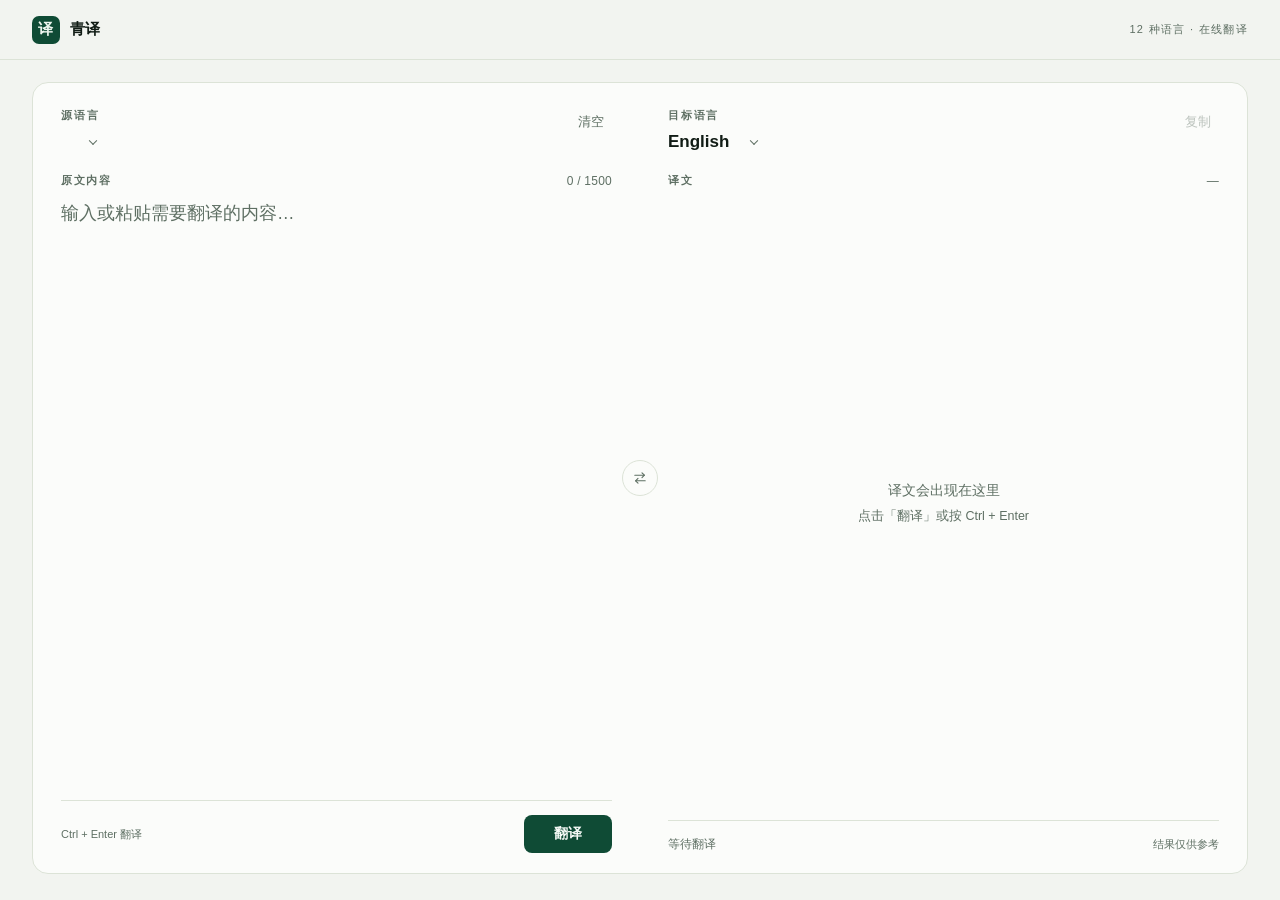
<file: translation/index.html>
<!DOCTYPE html>
<html lang="en">
<head>
    <meta charset="UTF-8">
    <meta name="viewport" content="width=device-width, initial-scale=1.0">
    <title>Document</title>
    <link rel="stylesheet" href="./style.css">
</head>
<body>

<header class="top">
  <div class="brand"><span class="mark" aria-hidden="true">译</span><span>青译</span></div>
  <span class="meta-top">12 种语言 · 在线翻译</span>
</header>

<main>
  <div class="stage">
    <section class="pane" aria-label="原文输入">
      <div class="head">
        <div class="field">
          <label for="src">源语言</label>
          <div class="select"><select id="src"></select></div>
        </div>
        <button type="button" class="ghost" id="clear">清空</button>
      </div>
      <div class="row"><label for="source-text">原文内容</label><span class="num" id="count">0 / 1500</span></div>
      <textarea id="source-text" maxlength="1500" placeholder="输入或粘贴需要翻译的内容…" spellcheck="false" autocomplete="off"></textarea>
      <div class="foot">
        <span class="hint">Ctrl + Enter 翻译</span>
        <button type="button" class="btn" id="translate">翻译</button>
      </div>
    </section>

    <button type="button" class="swap" id="swap" aria-label="交换源语言与目标语言">
      <svg viewBox="0 0 20 20" fill="none" stroke="currentColor" stroke-width="1.4" stroke-linecap="round" stroke-linejoin="round" aria-hidden="true"><path d="M3.5 6.5h12"/><path d="m12.5 3.5 3 3-3 3"/><path d="M16.5 13.5h-12"/><path d="m7.5 10.5-3 3 3 3"/></svg>
    </button>

    <section class="pane" aria-label="译文结果">
      <div class="head">
        <div class="field">
          <label for="tgt">目标语言</label>
          <div class="select"><select id="tgt"><option value="英语">English</option>
            <option value="中文">中文</option>
            <option value="日语">日本語</option>
            <option value="韩语">한국어</option>
            <option value="西班牙语">Español</option>
            <option value="法语">Français</option>
            <option value="德语">Deutsch</option></select></div>
        </div>
        <button type="button" class="ghost" id="copy" disabled>复制</button>
      </div>
      <div class="row"><span>译文</span><span class="num" id="out-count">—</span></div>
      <div class="output" aria-live="polite">
        <p class="placeholder" id="placeholder">
          <span id="ph-title">译文会出现在这里</span>
          <span class="hint" id="ph-hint">点击「翻译」或按 Ctrl + Enter</span>
        </p>
        <p class="result" id="result" hidden></p>
      </div>
      <div class="foot">
        <span class="status" id="status">等待翻译</span>
        <span class="hint">结果仅供参考</span>
      </div>
    </section>
  </div>
</main>

<div class="toast" id="toast" role="status" aria-live="polite"></div>

<script src="./index.js"></script>
</body>
</html>
</file>
<file: translation/style.css>
:root {
  --bg: #F2F4F0;
  --surface: #FBFCFA;
  --tint: #EEF2EA;
  --ink: #111C15;
  --muted: #5E6F63;
  --line: #DCE3D7;
  --green: #176A4B;
  --green-dark: #0F4B35;
  --green-tint: #E4EFE6;
  --red: #8C3A2E;
  --radius: 16px;
  --ease: cubic-bezier(.2, .7, .3, 1);
}
*, *::before, *::after { box-sizing: border-box; }
[hidden] { display: none !important; }
html, body { height: 100%; }
body {
  margin: 0;
  min-height: 100vh;
  display: flex;
  flex-direction: column;
  background: var(--bg);
  color: var(--ink);
  font: 400 16px/1.5 "Instrument Sans", -apple-system, "Segoe UI", "PingFang SC", "Microsoft YaHei", sans-serif;
  -webkit-font-smoothing: antialiased;
}
button, select, textarea { font: inherit; color: inherit; }

.top {
  flex: none;
  height: 60px;
  display: flex;
  align-items: center;
  justify-content: space-between;
  gap: 16px;
  padding: 0 32px;
  border-bottom: 1px solid var(--line);
}
.brand { display: flex; align-items: center; gap: 10px; font-size: 15px; font-weight: 600; letter-spacing: .02em; }
.mark {
  width: 28px; height: 28px;
  border-radius: 7px;
  background: var(--green-dark);
  color: #EDF5EE;
  display: grid; place-items: center;
  font-family: "Songti SC", "SimSun", serif;
  font-size: 15px; line-height: 1;
}
.meta-top { font-size: 11px; letter-spacing: .12em; color: var(--muted); white-space: nowrap; }

main { flex: 1 1 auto; min-height: 0; padding: 22px 32px 26px; }
.stage {
  height: 100%;
  min-height: 520px;
  display: grid;
  grid-template-columns: minmax(0, 1fr) minmax(0, 1fr);
  position: relative;
  background: var(--surface);
  border: 1px solid var(--line);
  border-radius: var(--radius);
}
.pane {
  display: flex;
  flex-direction: column;
  min-width: 0;
  min-height: 0;
  padding: 24px 28px 20px;
}
.pane:first-child { border-radius: var(--radius) 0 0 var(--radius); }
.pane + .pane {
  border-left: 1px solid var(--line);
  border-radius: 0 var(--radius) var(--radius) 0;
  background: var(--tint);
}

.head { flex: none; display: flex; align-items: flex-start; justify-content: space-between; gap: 12px; }
.field { display: flex; flex-direction: column; gap: 6px; min-width: 0; }
.field > label { font-size: 11px; font-weight: 600; letter-spacing: .16em; color: var(--muted); }
.select { position: relative; display: inline-flex; align-items: center; }
.select::after {
  content: "";
  position: absolute;
  right: 3px; top: 50%;
  width: 6px; height: 6px;
  border-right: 1.5px solid var(--muted);
  border-bottom: 1.5px solid var(--muted);
  transform: translateY(-70%) rotate(45deg);
  pointer-events: none;
}
.select select {
  appearance: none;
  -webkit-appearance: none;
  border: 0;
  background: transparent;
  border-radius: 4px;
  font-size: 17px;
  font-weight: 600;
  line-height: 1.3;
  padding: 1px 22px 1px 0;
  max-width: 220px;
  cursor: pointer;
}
.select select:focus-visible { outline: 2px solid var(--green); outline-offset: 3px; }

.ghost {
  flex: none;
  height: 30px;
  padding: 0 8px;
  border: 0;
  border-radius: 6px;
  background: transparent;
  color: var(--muted);
  font-size: 12.5px;
  cursor: pointer;
  transition: background .16s var(--ease), color .16s var(--ease);
}
.ghost:hover { background: var(--green-tint); color: var(--green-dark); }
.ghost:focus-visible { outline: 2px solid var(--green); outline-offset: 2px; }
.ghost:disabled { opacity: .4; cursor: default; }

.row {
  flex: none;
  display: flex;
  align-items: center;
  justify-content: space-between;
  gap: 12px;
  margin: 18px 0 8px;
  font-size: 11px;
  font-weight: 600;
  letter-spacing: .14em;
  color: var(--muted);
}
.row .num { font-size: 12px; font-weight: 400; letter-spacing: .02em; font-variant-numeric: tabular-nums; }

#source-text {
  flex: 1 1 auto;
  width: 100%;
  min-height: 0;
  resize: none;
  border: 0;
  background: none;
  outline: none;
  font-size: 17.5px;
  line-height: 1.75;
  padding: 0 0 12px;
  caret-color: var(--green);
}
#source-text::placeholder { color: var(--muted); opacity: 1; }
#source-text:focus-visible { outline: 2px solid rgba(23, 106, 75, .25); outline-offset: 6px; border-radius: 2px; }

.output {
  flex: 1 1 auto;
  min-height: 0;
  overflow-y: auto;
  padding-bottom: 12px;
}
.placeholder {
  margin: 0;
  height: 100%;
  display: flex;
  flex-direction: column;
  align-items: center;
  justify-content: center;
  gap: 6px;
  text-align: center;
  font-size: 14px;
  color: var(--muted);
}
.placeholder .hint { font-size: 12.5px; }
.result {
  margin: 0;
  font-size: 17.5px;
  line-height: 1.8;
  white-space: pre-wrap;
  overflow-wrap: anywhere;
}
.result.is-error { color: var(--red); font-size: 14px; line-height: 1.7; }

.foot {
  flex: none;
  display: flex;
  align-items: center;
  justify-content: space-between;
  gap: 12px;
  border-top: 1px solid var(--line);
  padding-top: 14px;
}
.status { font-size: 12px; color: var(--muted); min-width: 0; }
.status.is-error { color: var(--red); }
.hint { font-size: 11px; color: var(--muted); white-space: nowrap; }

.btn {
  height: 38px;
  min-width: 88px;
  padding: 0 18px;
  border: 0;
  border-radius: 8px;
  background: var(--green-dark);
  color: #F5FAF6;
  font-size: 13.5px;
  font-weight: 600;
  cursor: pointer;
  transition: background .16s var(--ease);
}
.btn:hover { background: var(--green); }
.btn:active { background: #0B3B2A; }
.btn:focus-visible { outline: 2px solid var(--green); outline-offset: 2px; }
.btn:disabled { background: #C9D6CC; color: #5C6E62; cursor: default; }

.swap {
  position: absolute;
  left: 50%; top: 50%;
  transform: translate(-50%, -50%);
  width: 36px; height: 36px;
  border-radius: 50%;
  border: 1px solid var(--line);
  background: var(--surface);
  color: var(--muted);
  display: grid; place-items: center;
  cursor: pointer;
  z-index: 2;
  transition: background .16s var(--ease), color .16s var(--ease), border-color .16s var(--ease);
}
.swap:hover { background: var(--green-tint); color: var(--green-dark); border-color: var(--green); }
.swap:focus-visible { outline: 2px solid var(--green); outline-offset: 3px; }
.swap svg { width: 16px; height: 16px; }

.toast {
  position: fixed;
  left: 50%; bottom: 24px;
  transform: translate(-50%, 8px);
  max-width: calc(100vw - 32px);
  padding: 9px 15px;
  border-radius: 8px;
  background: var(--green-dark);
  color: #F2F8F4;
  font-size: 12.5px;
  line-height: 1.5;
  opacity: 0;
  visibility: hidden;
  pointer-events: none;
  transition: opacity .2s var(--ease), transform .2s var(--ease), visibility .2s;
  z-index: 10;
}
.toast.show { opacity: 1; visibility: visible; transform: translate(-50%, 0); }

@media (max-width: 960px) {
  main { padding: 16px 20px 20px; }
  .stage { height: auto; min-height: 600px; grid-template-columns: minmax(0, 1fr); grid-template-rows: 1fr 1fr; }
  .pane { padding: 20px 20px 16px; }
  .pane:first-child { border-radius: var(--radius) var(--radius) 0 0; }
  .pane + .pane { border-left: 0; border-top: 1px solid var(--line); border-radius: 0 0 var(--radius) var(--radius); }
  #source-text { min-height: 140px; }
}
@media (max-width: 600px) {
  .top { height: 54px; padding: 0 18px; }
  .meta-top { display: none; }
  main { padding: 14px 14px 18px; }
  .pane { padding: 18px 16px 14px; }
  .row { margin: 14px 0 6px; }
  .hint { display: none; }
  .toast { bottom: 18px; }
}
@media (prefers-reduced-motion: reduce) {
  *, *::before, *::after { transition-duration: .001ms !important; animation-duration: .001ms !important; }
}
</file>
